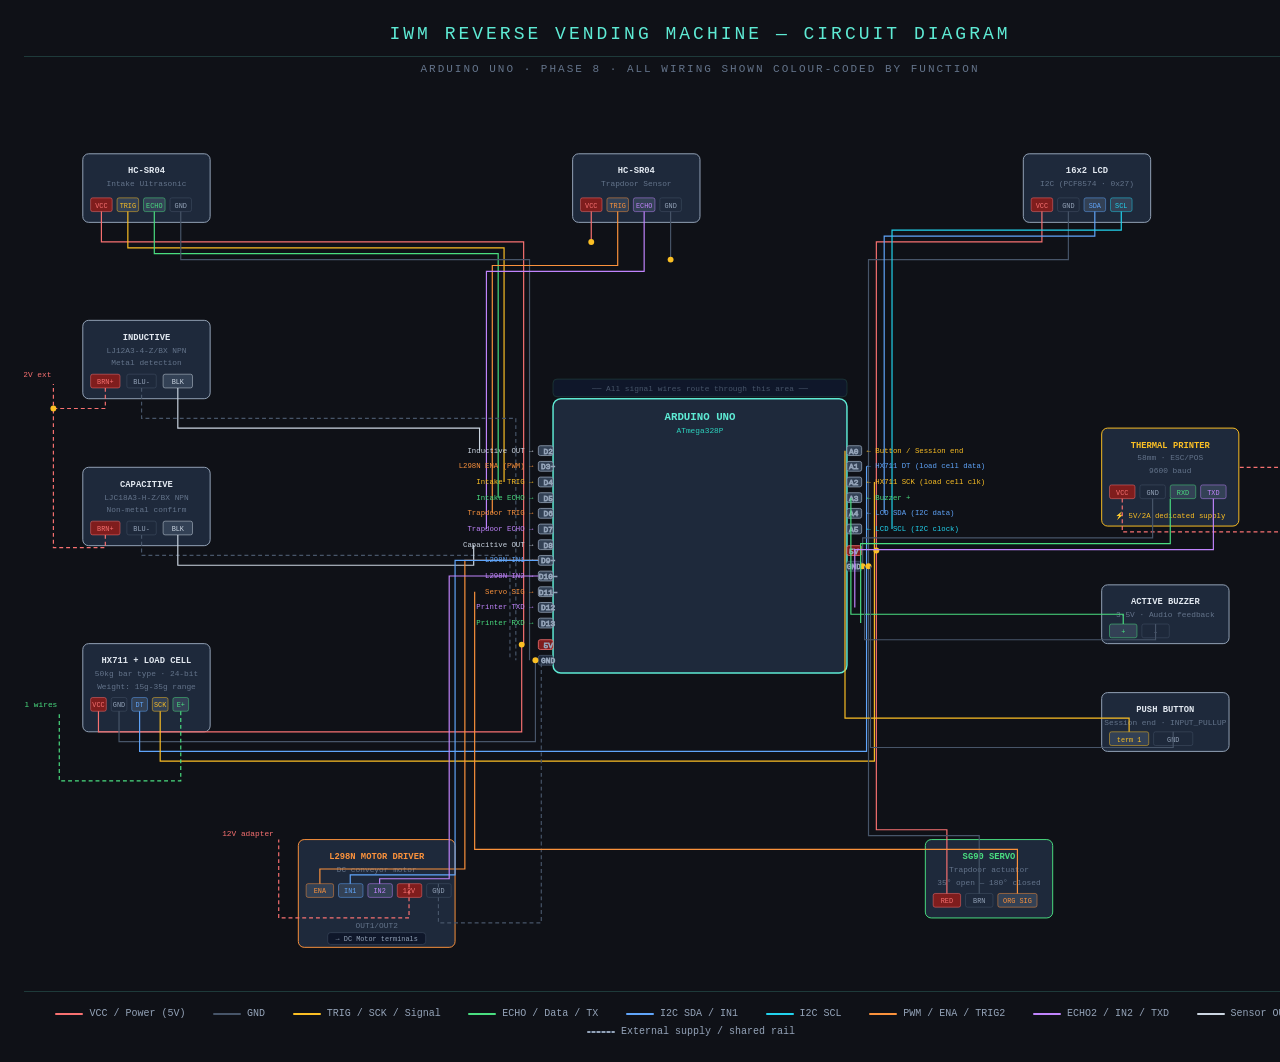
<file: hardware/IWM_RVM_Circuit_Diagram.html>
<!DOCTYPE html>
<html lang="en">
<head>
<meta charset="UTF-8">
<meta name="viewport" content="width=device-width, initial-scale=1.0">
<title>IWM RVM — Circuit Diagram</title>
<style>
  * { margin: 0; padding: 0; box-sizing: border-box; }
  body { background: #0f1117; font-family: 'Courier New', monospace; color: #e2e8f0; }

  .page { width: 1400px; margin: 0 auto; padding: 24px; }

  h1 { text-align: center; font-size: 18px; letter-spacing: 3px; color: #5eead4; font-weight: 400;
       text-transform: uppercase; border-bottom: 1px solid #1e3a3a; padding-bottom: 12px; margin-bottom: 6px; }
  .sub { text-align: center; font-size: 11px; color: #64748b; letter-spacing: 2px; margin-bottom: 20px; }

  svg { display: block; width: 100%; height: auto; }

  /* component styles */
  .mcu-body   { fill: #1e293b; stroke: #5eead4; stroke-width: 1.5; }
  .mcu-label  { fill: #5eead4; font-size: 11px; font-family: 'Courier New'; font-weight: bold; }
  .mcu-pin    { fill: #334155; stroke: #94a3b8; stroke-width: 0.8; }
  .mcu-pinlbl { fill: #94a3b8; font-size: 8px; font-family: 'Courier New'; }

  .comp-body  { fill: #1e293b; stroke: #94a3b8; stroke-width: 1; }
  .comp-lbl   { fill: #e2e8f0; font-size: 9px; font-family: 'Courier New'; font-weight: bold; }
  .comp-sub   { fill: #64748b; font-size: 8px; font-family: 'Courier New'; }

  /* wire colours */
  .w-red    { stroke: #f87171; fill: none; stroke-width: 1.2; }
  .w-blk    { stroke: #475569; fill: none; stroke-width: 1.2; }
  .w-yel    { stroke: #fbbf24; fill: none; stroke-width: 1.2; }
  .w-grn    { stroke: #4ade80; fill: none; stroke-width: 1.2; }
  .w-blu    { stroke: #60a5fa; fill: none; stroke-width: 1.2; }
  .w-org    { stroke: #fb923c; fill: none; stroke-width: 1.2; }
  .w-wht    { stroke: #cbd5e1; fill: none; stroke-width: 1.2; }
  .w-pur    { stroke: #c084fc; fill: none; stroke-width: 1.2; }
  .w-pnk    { stroke: #f472b6; fill: none; stroke-width: 1.2; }
  .w-cyn    { stroke: #22d3ee; fill: none; stroke-width: 1.2; }

  .wire-dot  { fill: #fbbf24; }

  .legend-item { display: inline-flex; align-items: center; gap: 6px; margin-right: 18px; font-size: 10px; color: #94a3b8; }
  .legend-line { width: 28px; height: 2px; border-radius: 1px; }
  .legend-wrap { text-align: center; margin-top: 14px; border-top: 1px solid #1e3a3a; padding-top: 10px; }
</style>
</head>
<body>
<div class="page">
<h1>IWM Reverse Vending Machine — Circuit Diagram</h1>
<div class="sub">ARDUINO UNO · PHASE 8 · ALL WIRING SHOWN COLOUR-CODED BY FUNCTION</div>

<svg viewBox="0 0 1380 900" xmlns="http://www.w3.org/2000/svg">

<!-- ══════════════════════════════════════════
     ARDUINO UNO — center of diagram
══════════════════════════════════════════ -->
<g id="arduino">
  <!-- body -->
  <rect x="540" y="310" width="300" height="280" rx="8" class="mcu-body"/>
  <text x="690" y="332" text-anchor="middle" class="mcu-label">ARDUINO UNO</text>
  <text x="690" y="345" text-anchor="middle" style="fill:#2dd4bf;font-size:8px;font-family:'Courier New'">ATmega328P</text>

  <!-- LEFT PINS (D0–D7, then power) -->
  <!-- pin stubs left -->
  <g class="mcu-pin">
    <!-- D2 -->  <rect x="525" y="358" width="15" height="10" rx="2"/><text x="535" y="366" text-anchor="middle" class="mcu-pinlbl">D2</text>
    <!-- D3 -->  <rect x="525" y="374" width="15" height="10" rx="2"/><text x="535" y="382" text-anchor="middle" class="mcu-pinlbl">D3~</text>
    <!-- D4 -->  <rect x="525" y="390" width="15" height="10" rx="2"/><text x="535" y="398" text-anchor="middle" class="mcu-pinlbl">D4</text>
    <!-- D5 -->  <rect x="525" y="406" width="15" height="10" rx="2"/><text x="535" y="414" text-anchor="middle" class="mcu-pinlbl">D5</text>
    <!-- D6 -->  <rect x="525" y="422" width="15" height="10" rx="2"/><text x="535" y="430" text-anchor="middle" class="mcu-pinlbl">D6</text>
    <!-- D7 -->  <rect x="525" y="438" width="15" height="10" rx="2"/><text x="535" y="446" text-anchor="middle" class="mcu-pinlbl">D7</text>
    <!-- D8 -->  <rect x="525" y="454" width="15" height="10" rx="2"/><text x="535" y="462" text-anchor="middle" class="mcu-pinlbl">D8</text>
    <!-- D9 -->  <rect x="525" y="470" width="15" height="10" rx="2"/><text x="535" y="478" text-anchor="middle" class="mcu-pinlbl">D9~</text>
    <!-- D10 --> <rect x="525" y="486" width="15" height="10" rx="2"/><text x="535" y="494" text-anchor="middle" class="mcu-pinlbl">D10~</text>
    <!-- D11 --> <rect x="525" y="502" width="15" height="10" rx="2"/><text x="535" y="510" text-anchor="middle" class="mcu-pinlbl">D11~</text>
    <!-- D12 --> <rect x="525" y="518" width="15" height="10" rx="2"/><text x="535" y="526" text-anchor="middle" class="mcu-pinlbl">D12</text>
    <!-- D13 --> <rect x="525" y="534" width="15" height="10" rx="2"/><text x="535" y="542" text-anchor="middle" class="mcu-pinlbl">D13</text>
    <!-- 5V  --> <rect x="525" y="556" width="15" height="10" rx="2" style="fill:#7f1d1d;stroke:#f87171;stroke-width:0.8"/><text x="535" y="564" text-anchor="middle" class="mcu-pinlbl" style="fill:#f87171">5V</text>
    <!-- GND --> <rect x="525" y="572" width="15" height="10" rx="2" style="fill:#1e293b;stroke:#475569;stroke-width:0.8"/><text x="535" y="580" text-anchor="middle" class="mcu-pinlbl" style="fill:#94a3b8">GND</text>
  </g>

  <!-- RIGHT PINS (A0–A5) -->
  <g class="mcu-pin">
    <!-- A0 --> <rect x="840" y="358" width="15" height="10" rx="2"/><text x="847" y="366" text-anchor="middle" class="mcu-pinlbl">A0</text>
    <!-- A1 --> <rect x="840" y="374" width="15" height="10" rx="2"/><text x="847" y="382" text-anchor="middle" class="mcu-pinlbl">A1</text>
    <!-- A2 --> <rect x="840" y="390" width="15" height="10" rx="2"/><text x="847" y="398" text-anchor="middle" class="mcu-pinlbl">A2</text>
    <!-- A3 --> <rect x="840" y="406" width="15" height="10" rx="2"/><text x="847" y="414" text-anchor="middle" class="mcu-pinlbl">A3</text>
    <!-- A4 --> <rect x="840" y="422" width="15" height="10" rx="2"/><text x="847" y="430" text-anchor="middle" class="mcu-pinlbl">A4</text>
    <!-- A5 --> <rect x="840" y="438" width="15" height="10" rx="2"/><text x="847" y="446" text-anchor="middle" class="mcu-pinlbl">A5</text>
    <!-- 5V  --> <rect x="840" y="460" width="15" height="10" rx="2" style="fill:#7f1d1d;stroke:#f87171;stroke-width:0.8"/><text x="847" y="468" text-anchor="middle" class="mcu-pinlbl" style="fill:#f87171">5V</text>
    <!-- GND --> <rect x="840" y="476" width="15" height="10" rx="2" style="fill:#1e293b;stroke:#475569;stroke-width:0.8"/><text x="847" y="484" text-anchor="middle" class="mcu-pinlbl" style="fill:#94a3b8">GND</text>
  </g>
</g>

<!-- ══════════════════════════════════════════
     1. HC-SR04 INTAKE (top-left)
══════════════════════════════════════════ -->
<g id="hcsr04-intake">
  <rect x="60" y="60" width="130" height="70" rx="6" class="comp-body"/>
  <text x="125" y="80" text-anchor="middle" class="comp-lbl">HC-SR04</text>
  <text x="125" y="93" text-anchor="middle" class="comp-sub">Intake Ultrasonic</text>
  <!-- pins -->
  <rect x="68" y="105" width="22" height="14" rx="2" style="fill:#7f1d1d;stroke:#f87171;stroke-width:0.5"/>
  <text x="79" y="115" text-anchor="middle" style="fill:#f87171;font-size:7px;font-family:'Courier New'">VCC</text>
  <rect x="95" y="105" width="22" height="14" rx="2" style="fill:#334155;stroke:#fbbf24;stroke-width:0.5"/>
  <text x="106" y="115" text-anchor="middle" style="fill:#fbbf24;font-size:7px;font-family:'Courier New'">TRIG</text>
  <rect x="122" y="105" width="22" height="14" rx="2" style="fill:#334155;stroke:#4ade80;stroke-width:0.5"/>
  <text x="133" y="115" text-anchor="middle" style="fill:#4ade80;font-size:7px;font-family:'Courier New'">ECHO</text>
  <rect x="149" y="105" width="22" height="14" rx="2" style="fill:#1e293b;stroke:#475569;stroke-width:0.5"/>
  <text x="160" y="115" text-anchor="middle" style="fill:#94a3b8;font-size:7px;font-family:'Courier New'">GND</text>
</g>
<!-- VCC → 5V rail -->
<polyline points="79,119 79,150 510,150 510,561" class="w-red"/>
<!-- TRIG → D4 -->
<polyline points="106,119 106,156 490,156 490,395" class="w-yel"/>
<!-- ECHO → D5 -->
<polyline points="133,119 133,162 484,162 484,411" class="w-grn"/>
<!-- GND → GND rail -->
<polyline points="160,119 160,168 516,168 516,577" class="w-blk"/>

<!-- ══════════════════════════════════════════
     2. HC-SR04 TRAPDOOR (top-center)
══════════════════════════════════════════ -->
<g id="hcsr04-trap">
  <rect x="560" y="60" width="130" height="70" rx="6" class="comp-body"/>
  <text x="625" y="80" text-anchor="middle" class="comp-lbl">HC-SR04</text>
  <text x="625" y="93" text-anchor="middle" class="comp-sub">Trapdoor Sensor</text>
  <rect x="568" y="105" width="22" height="14" rx="2" style="fill:#7f1d1d;stroke:#f87171;stroke-width:0.5"/>
  <text x="579" y="115" text-anchor="middle" style="fill:#f87171;font-size:7px;font-family:'Courier New'">VCC</text>
  <rect x="595" y="105" width="22" height="14" rx="2" style="fill:#334155;stroke:#fb923c;stroke-width:0.5"/>
  <text x="606" y="115" text-anchor="middle" style="fill:#fb923c;font-size:7px;font-family:'Courier New'">TRIG</text>
  <rect x="622" y="105" width="22" height="14" rx="2" style="fill:#334155;stroke:#c084fc;stroke-width:0.5"/>
  <text x="633" y="115" text-anchor="middle" style="fill:#c084fc;font-size:7px;font-family:'Courier New'">ECHO</text>
  <rect x="649" y="105" width="22" height="14" rx="2" style="fill:#1e293b;stroke:#475569;stroke-width:0.5"/>
  <text x="660" y="115" text-anchor="middle" style="fill:#94a3b8;font-size:7px;font-family:'Courier New'">GND</text>
</g>
<!-- VCC → 5V (shared red rail at y=150) -->
<polyline points="579,119 579,150" class="w-red"/>
<circle cx="579" cy="150" r="3" class="wire-dot"/>
<!-- TRIG → D6 -->
<polyline points="606,119 606,174 478,174 478,427" class="w-org"/>
<!-- ECHO → D7 -->
<polyline points="633,119 633,180 472,180 472,443" class="w-pur"/>
<!-- GND -->
<polyline points="660,119 660,168" class="w-blk"/>
<circle cx="660" cy="168" r="3" class="wire-dot"/>

<!-- ══════════════════════════════════════════
     3. 16x2 LCD I2C (top-right)
══════════════════════════════════════════ -->
<g id="lcd">
  <rect x="1020" y="60" width="130" height="70" rx="6" class="comp-body"/>
  <text x="1085" y="80" text-anchor="middle" class="comp-lbl">16x2 LCD</text>
  <text x="1085" y="93" text-anchor="middle" class="comp-sub">I2C (PCF8574 · 0x27)</text>
  <rect x="1028" y="105" width="22" height="14" rx="2" style="fill:#7f1d1d;stroke:#f87171;stroke-width:0.5"/>
  <text x="1039" y="115" text-anchor="middle" style="fill:#f87171;font-size:7px;font-family:'Courier New'">VCC</text>
  <rect x="1055" y="105" width="22" height="14" rx="2" style="fill:#1e293b;stroke:#475569;stroke-width:0.5"/>
  <text x="1066" y="115" text-anchor="middle" style="fill:#94a3b8;font-size:7px;font-family:'Courier New'">GND</text>
  <rect x="1082" y="105" width="22" height="14" rx="2" style="fill:#334155;stroke:#60a5fa;stroke-width:0.5"/>
  <text x="1093" y="115" text-anchor="middle" style="fill:#60a5fa;font-size:7px;font-family:'Courier New'">SDA</text>
  <rect x="1109" y="105" width="22" height="14" rx="2" style="fill:#334155;stroke:#22d3ee;stroke-width:0.5"/>
  <text x="1120" y="115" text-anchor="middle" style="fill:#22d3ee;font-size:7px;font-family:'Courier New'">SCL</text>
</g>
<!-- VCC → 5V right rail at y=150 -->
<polyline points="1039,119 1039,150 870,150 870,465" class="w-red"/>
<!-- GND -->
<polyline points="1066,119 1066,168 862,168 862,481" class="w-blk"/>
<!-- SDA → A4 -->
<polyline points="1093,119 1093,144 878,144 878,427" class="w-blu"/>
<!-- SCL → A5 -->
<polyline points="1120,119 1120,138 886,138 886,443" class="w-cyn"/>

<!-- ══════════════════════════════════════════
     4. INDUCTIVE SENSOR (left)
══════════════════════════════════════════ -->
<g id="inductive">
  <rect x="60" y="230" width="130" height="80" rx="6" class="comp-body"/>
  <text x="125" y="250" text-anchor="middle" class="comp-lbl">INDUCTIVE</text>
  <text x="125" y="263" text-anchor="middle" class="comp-sub">LJ12A3-4-Z/BX NPN</text>
  <text x="125" y="276" text-anchor="middle" class="comp-sub">Metal detection</text>
  <rect x="68" y="285" width="30" height="14" rx="2" style="fill:#7f1d1d;stroke:#f87171;stroke-width:0.5"/>
  <text x="83" y="295" text-anchor="middle" style="fill:#f87171;font-size:7px;font-family:'Courier New'">BRN+</text>
  <rect x="105" y="285" width="30" height="14" rx="2" style="fill:#1e293b;stroke:#475569;stroke-width:0.5"/>
  <text x="120" y="295" text-anchor="middle" style="fill:#94a3b8;font-size:7px;font-family:'Courier New'">BLU-</text>
  <rect x="142" y="285" width="30" height="14" rx="2" style="fill:#334155;stroke:#cbd5e1;stroke-width:0.5"/>
  <text x="157" y="295" text-anchor="middle" style="fill:#cbd5e1;font-size:7px;font-family:'Courier New'">BLK</text>
</g>
<!-- BRN+ → 12V ext (shown as label) -->
<polyline points="83,299 83,320 30,320 30,295" class="w-red" stroke-dasharray="4,3"/>
<text x="28" y="288" text-anchor="end" style="fill:#f87171;font-size:8px;font-family:'Courier New'">12V ext</text>
<!-- BLU- → GND -->
<polyline points="120,299 120,330 502,330 502,577" class="w-blk" stroke-dasharray="4,3"/>
<!-- BLK OUT → D2 -->
<polyline points="157,299 157,340 465,340 465,363" class="w-wht"/>

<!-- ══════════════════════════════════════════
     5. CAPACITIVE SENSOR (left, below inductive)
══════════════════════════════════════════ -->
<g id="capacitive">
  <rect x="60" y="380" width="130" height="80" rx="6" class="comp-body"/>
  <text x="125" y="400" text-anchor="middle" class="comp-lbl">CAPACITIVE</text>
  <text x="125" y="413" text-anchor="middle" class="comp-sub">LJC18A3-H-Z/BX NPN</text>
  <text x="125" y="426" text-anchor="middle" class="comp-sub">Non-metal confirm</text>
  <rect x="68" y="435" width="30" height="14" rx="2" style="fill:#7f1d1d;stroke:#f87171;stroke-width:0.5"/>
  <text x="83" y="445" text-anchor="middle" style="fill:#f87171;font-size:7px;font-family:'Courier New'">BRN+</text>
  <rect x="105" y="435" width="30" height="14" rx="2" style="fill:#1e293b;stroke:#475569;stroke-width:0.5"/>
  <text x="120" y="445" text-anchor="middle" style="fill:#94a3b8;font-size:7px;font-family:'Courier New'">BLU-</text>
  <rect x="142" y="435" width="30" height="14" rx="2" style="fill:#334155;stroke:#cbd5e1;stroke-width:0.5"/>
  <text x="157" y="445" text-anchor="middle" style="fill:#cbd5e1;font-size:7px;font-family:'Courier New'">BLK</text>
</g>
<!-- BRN+ → 12V (dashed) -->
<polyline points="83,449 83,462 30,462 30,320" class="w-red" stroke-dasharray="4,3"/>
<circle cx="30" cy="320" r="3" class="wire-dot"/>
<!-- BLU- → GND -->
<polyline points="120,449 120,470 496,470 496,577" class="w-blk" stroke-dasharray="4,3"/>
<!-- BLK OUT → D8 -->
<polyline points="157,449 157,480 459,480 459,459" class="w-wht"/>

<!-- ══════════════════════════════════════════
     6. HX711 + LOAD CELL (bottom-left)
══════════════════════════════════════════ -->
<g id="hx711">
  <rect x="60" y="560" width="130" height="90" rx="6" class="comp-body"/>
  <text x="125" y="580" text-anchor="middle" class="comp-lbl">HX711 + LOAD CELL</text>
  <text x="125" y="593" text-anchor="middle" class="comp-sub">50kg bar type · 24-bit</text>
  <text x="125" y="606" text-anchor="middle" class="comp-sub">Weight: 15g-35g range</text>
  <rect x="68" y="615" width="16" height="14" rx="2" style="fill:#7f1d1d;stroke:#f87171;stroke-width:0.5"/>
  <text x="76" y="625" text-anchor="middle" style="fill:#f87171;font-size:7px;font-family:'Courier New'">VCC</text>
  <rect x="89" y="615" width="16" height="14" rx="2" style="fill:#1e293b;stroke:#475569;stroke-width:0.5"/>
  <text x="97" y="625" text-anchor="middle" style="fill:#94a3b8;font-size:7px;font-family:'Courier New'">GND</text>
  <rect x="110" y="615" width="16" height="14" rx="2" style="fill:#334155;stroke:#60a5fa;stroke-width:0.5"/>
  <text x="118" y="625" text-anchor="middle" style="fill:#60a5fa;font-size:7px;font-family:'Courier New'">DT</text>
  <rect x="131" y="615" width="16" height="14" rx="2" style="fill:#334155;stroke:#fbbf24;stroke-width:0.5"/>
  <text x="139" y="625" text-anchor="middle" style="fill:#fbbf24;font-size:7px;font-family:'Courier New'">SCK</text>
  <rect x="152" y="615" width="16" height="14" rx="2" style="fill:#334155;stroke:#4ade80;stroke-width:0.5"/>
  <text x="160" y="625" text-anchor="middle" style="fill:#4ade80;font-size:7px;font-family:'Courier New'">E+</text>
</g>
<!-- VCC → 5V -->
<polyline points="76,629 76,650 508,650 508,561" class="w-red"/>
<circle cx="508" cy="561" r="3" class="wire-dot"/>
<!-- GND -->
<polyline points="97,629 97,660 522,660 522,577" class="w-blk"/>
<circle cx="522" cy="577" r="3" class="wire-dot"/>
<!-- DT → A1 -->
<polyline points="118,629 118,670 860,670 860,379" class="w-blu"/>
<!-- SCK → A2 -->
<polyline points="139,629 139,680 868,680 868,395" class="w-yel"/>
<!-- E+ load cell label -->
<polyline points="160,629 160,700 36,700 36,630" class="w-grn" stroke-dasharray="4,3"/>
<text x="34" y="625" text-anchor="end" style="fill:#4ade80;font-size:8px;font-family:'Courier New'">load cell wires</text>

<!-- ══════════════════════════════════════════
     7. L298N MOTOR DRIVER (bottom-center-left)
══════════════════════════════════════════ -->
<g id="l298n">
  <rect x="280" y="760" width="160" height="110" rx="6" class="comp-body" style="stroke:#fb923c"/>
  <text x="360" y="780" text-anchor="middle" class="comp-lbl" style="fill:#fb923c">L298N MOTOR DRIVER</text>
  <text x="360" y="793" text-anchor="middle" class="comp-sub">DC conveyor motor</text>
  <rect x="288" y="805" width="28" height="14" rx="2" style="fill:#334155;stroke:#fb923c;stroke-width:0.5"/>
  <text x="302" y="815" text-anchor="middle" style="fill:#fb923c;font-size:7px;font-family:'Courier New'">ENA</text>
  <rect x="321" y="805" width="25" height="14" rx="2" style="fill:#334155;stroke:#60a5fa;stroke-width:0.5"/>
  <text x="333" y="815" text-anchor="middle" style="fill:#60a5fa;font-size:7px;font-family:'Courier New'">IN1</text>
  <rect x="351" y="805" width="25" height="14" rx="2" style="fill:#334155;stroke:#c084fc;stroke-width:0.5"/>
  <text x="363" y="815" text-anchor="middle" style="fill:#c084fc;font-size:7px;font-family:'Courier New'">IN2</text>
  <rect x="381" y="805" width="25" height="14" rx="2" style="fill:#7f1d1d;stroke:#f87171;stroke-width:0.5"/>
  <text x="393" y="815" text-anchor="middle" style="fill:#f87171;font-size:7px;font-family:'Courier New'">12V</text>
  <rect x="411" y="805" width="25" height="14" rx="2" style="fill:#1e293b;stroke:#475569;stroke-width:0.5"/>
  <text x="423" y="815" text-anchor="middle" style="fill:#94a3b8;font-size:7px;font-family:'Courier New'">GND</text>
  <!-- motor output -->
  <text x="360" y="850" text-anchor="middle" class="comp-sub">OUT1/OUT2</text>
  <rect x="310" y="855" width="100" height="12" rx="3" style="fill:#0f172a;stroke:#475569;stroke-width:0.5"/>
  <text x="360" y="864" text-anchor="middle" style="fill:#94a3b8;font-size:7px;font-family:'Courier New'">→ DC Motor terminals</text>
</g>
<!-- ENA → D3 (PWM) -->
<polyline points="302,805 302,790 450,790 450,475 525,475" class="w-org" stroke-dasharray="none"/>
<!-- IN1 → D9 -->
<polyline points="333,805 333,796 440,796 440,475 525,475" class="w-blu"/>
<!-- IN2 → D10 -->
<polyline points="363,805 363,800 434,800 434,491 525,491" class="w-pur"/>
<!-- 12V → ext (dashed) -->
<polyline points="393,805 393,840 260,840 260,760" class="w-red" stroke-dasharray="4,3"/>
<text x="255" y="756" text-anchor="end" style="fill:#f87171;font-size:8px;font-family:'Courier New'">12V adapter</text>
<!-- GND shared -->
<polyline points="423,805 423,845 528,845 528,577" class="w-blk" stroke-dasharray="4,3"/>

<!-- ══════════════════════════════════════════
     8. SG90 SERVO (bottom-right)
══════════════════════════════════════════ -->
<g id="servo">
  <rect x="920" y="760" width="130" height="80" rx="6" class="comp-body" style="stroke:#4ade80"/>
  <text x="985" y="780" text-anchor="middle" class="comp-lbl" style="fill:#4ade80">SG90 SERVO</text>
  <text x="985" y="793" text-anchor="middle" class="comp-sub">Trapdoor actuator</text>
  <text x="985" y="806" text-anchor="middle" class="comp-sub">35° open — 180° closed</text>
  <rect x="928" y="815" width="28" height="14" rx="2" style="fill:#7f1d1d;stroke:#f87171;stroke-width:0.5"/>
  <text x="942" y="825" text-anchor="middle" style="fill:#f87171;font-size:7px;font-family:'Courier New'">RED</text>
  <rect x="961" y="815" width="28" height="14" rx="2" style="fill:#1e293b;stroke:#475569;stroke-width:0.5"/>
  <text x="975" y="825" text-anchor="middle" style="fill:#94a3b8;font-size:7px;font-family:'Courier New'">BRN</text>
  <rect x="994" y="815" width="40" height="14" rx="2" style="fill:#334155;stroke:#fb923c;stroke-width:0.5"/>
  <text x="1014" y="825" text-anchor="middle" style="fill:#fb923c;font-size:7px;font-family:'Courier New'">ORG SIG</text>
</g>
<!-- RED → 5V -->
<polyline points="942,815 942,750 870,750 870,465" class="w-red"/>
<circle cx="870" cy="465" r="3" class="wire-dot"/>
<!-- BRN → GND -->
<polyline points="975,815 975,756 862,756 862,481" class="w-blk"/>
<circle cx="862" cy="481" r="3" class="wire-dot"/>
<!-- ORG SIG → D11 -->
<polyline points="1014,815 1014,770 460,770 460,507" class="w-org"/>

<!-- ══════════════════════════════════════════
     9. THERMAL PRINTER (right)
══════════════════════════════════════════ -->
<g id="printer">
  <rect x="1100" y="340" width="140" height="100" rx="6" class="comp-body" style="stroke:#fbbf24"/>
  <text x="1170" y="360" text-anchor="middle" class="comp-lbl" style="fill:#fbbf24">THERMAL PRINTER</text>
  <text x="1170" y="373" text-anchor="middle" class="comp-sub">58mm · ESC/POS</text>
  <text x="1170" y="386" text-anchor="middle" class="comp-sub">9600 baud</text>
  <rect x="1108" y="398" width="26" height="14" rx="2" style="fill:#7f1d1d;stroke:#f87171;stroke-width:0.5"/>
  <text x="1121" y="408" text-anchor="middle" style="fill:#f87171;font-size:7px;font-family:'Courier New'">VCC</text>
  <rect x="1139" y="398" width="26" height="14" rx="2" style="fill:#1e293b;stroke:#475569;stroke-width:0.5"/>
  <text x="1152" y="408" text-anchor="middle" style="fill:#94a3b8;font-size:7px;font-family:'Courier New'">GND</text>
  <rect x="1170" y="398" width="26" height="14" rx="2" style="fill:#334155;stroke:#4ade80;stroke-width:0.5"/>
  <text x="1183" y="408" text-anchor="middle" style="fill:#4ade80;font-size:7px;font-family:'Courier New'">RXD</text>
  <rect x="1201" y="398" width="26" height="14" rx="2" style="fill:#334155;stroke:#c084fc;stroke-width:0.5"/>
  <text x="1214" y="408" text-anchor="middle" style="fill:#c084fc;font-size:7px;font-family:'Courier New'">TXD</text>
  <!-- power note -->
  <text x="1170" y="432" text-anchor="middle" style="fill:#fbbf24;font-size:7.5px;font-family:'Courier New'">⚡ 5V/2A dedicated supply</text>
</g>
<!-- VCC → ext supply (dashed) -->
<polyline points="1121,412 1121,446 1350,446 1350,380 1240,380" class="w-red" stroke-dasharray="4,3"/>
<text x="1352" y="376" text-anchor="start" style="fill:#f87171;font-size:8px;font-family:'Courier New'">5V/2A</text>
<!-- GND -->
<polyline points="1152,412 1152,452 856,452 856,481" class="w-blk"/>
<circle cx="856" cy="481" r="3" class="wire-dot"/>
<!-- RXD ← D13 (printer receives, arduino sends) -->
<polyline points="1170,412 1170,458 854,458 854,539" class="w-grn"/>
<!-- TXD → D12 (printer sends, arduino receives) -->
<polyline points="1214,412 1214,464 848,464 848,523" class="w-pur"/>

<!-- ══════════════════════════════════════════
     10. BUZZER + BUTTON (right side)
══════════════════════════════════════════ -->
<g id="buzzer">
  <rect x="1100" y="500" width="130" height="60" rx="6" class="comp-body"/>
  <text x="1165" y="520" text-anchor="middle" class="comp-lbl">ACTIVE BUZZER</text>
  <text x="1165" y="533" text-anchor="middle" class="comp-sub">3-5V · Audio feedback</text>
  <rect x="1108" y="540" width="28" height="14" rx="2" style="fill:#334155;stroke:#4ade80;stroke-width:0.5"/>
  <text x="1122" y="550" text-anchor="middle" style="fill:#4ade80;font-size:7px;font-family:'Courier New'">+</text>
  <rect x="1141" y="540" width="28" height="14" rx="2" style="fill:#1e293b;stroke:#475569;stroke-width:0.5"/>
  <text x="1155" y="550" text-anchor="middle" style="fill:#94a3b8;font-size:7px;font-family:'Courier New'">-</text>
</g>
<!-- + → A3 -->
<polyline points="1122,540 1122,530 844,530 844,411" class="w-grn"/>
<!-- - → GND -->
<polyline points="1155,540 1155,556 858,556 858,481" class="w-blk"/>

<g id="button">
  <rect x="1100" y="610" width="130" height="60" rx="6" class="comp-body"/>
  <text x="1165" y="630" text-anchor="middle" class="comp-lbl">PUSH BUTTON</text>
  <text x="1165" y="643" text-anchor="middle" class="comp-sub">Session end · INPUT_PULLUP</text>
  <rect x="1108" y="650" width="40" height="14" rx="2" style="fill:#334155;stroke:#fbbf24;stroke-width:0.5"/>
  <text x="1128" y="660" text-anchor="middle" style="fill:#fbbf24;font-size:7px;font-family:'Courier New'">term 1</text>
  <rect x="1153" y="650" width="40" height="14" rx="2" style="fill:#1e293b;stroke:#475569;stroke-width:0.5"/>
  <text x="1173" y="660" text-anchor="middle" style="fill:#94a3b8;font-size:7px;font-family:'Courier New'">GND</text>
</g>
<!-- term1 → A0 -->
<polyline points="1128,650 1128,636 838,636 838,363" class="w-yel"/>
<!-- GND -->
<polyline points="1173,650 1173,666 864,666 864,481" class="w-blk"/>

<!-- ══════════════════════════════════════════
     POWER RAIL LABELS
══════════════════════════════════════════ -->
<rect x="540" y="290" width="300" height="18" rx="4" style="fill:#0f172a;stroke:#1e3a3a;stroke-width:0.8"/>
<text x="690" y="302" text-anchor="middle" style="fill:#475569;font-size:8px;font-family:'Courier New'">
  ── All signal wires route through this area ──
</text>

<!-- ══════════════════════════════════════════
     PIN LABEL CALLOUTS on Arduino
══════════════════════════════════════════ -->
<!-- Left side labels -->
<text x="520" y="365" text-anchor="end" style="fill:#cbd5e1;font-size:7.5px;font-family:'Courier New'">Inductive OUT →</text>
<text x="520" y="381" text-anchor="end" style="fill:#fb923c;font-size:7.5px;font-family:'Courier New'">L298N ENA (PWM) →</text>
<text x="520" y="397" text-anchor="end" style="fill:#fbbf24;font-size:7.5px;font-family:'Courier New'">Intake TRIG →</text>
<text x="520" y="413" text-anchor="end" style="fill:#4ade80;font-size:7.5px;font-family:'Courier New'">Intake ECHO →</text>
<text x="520" y="429" text-anchor="end" style="fill:#fb923c;font-size:7.5px;font-family:'Courier New'">Trapdoor TRIG →</text>
<text x="520" y="445" text-anchor="end" style="fill:#c084fc;font-size:7.5px;font-family:'Courier New'">Trapdoor ECHO →</text>
<text x="520" y="461" text-anchor="end" style="fill:#cbd5e1;font-size:7.5px;font-family:'Courier New'">Capacitive OUT →</text>
<text x="520" y="477" text-anchor="end" style="fill:#60a5fa;font-size:7.5px;font-family:'Courier New'">L298N IN1 →</text>
<text x="520" y="493" text-anchor="end" style="fill:#c084fc;font-size:7.5px;font-family:'Courier New'">L298N IN2 →</text>
<text x="520" y="509" text-anchor="end" style="fill:#fb923c;font-size:7.5px;font-family:'Courier New'">Servo SIG →</text>
<text x="520" y="525" text-anchor="end" style="fill:#c084fc;font-size:7.5px;font-family:'Courier New'">Printer TXD →</text>
<text x="520" y="541" text-anchor="end" style="fill:#4ade80;font-size:7.5px;font-family:'Courier New'">Printer RXD →</text>

<!-- Right side labels -->
<text x="860" y="365" text-anchor="start" style="fill:#fbbf24;font-size:7.5px;font-family:'Courier New'">← Button / Session end</text>
<text x="860" y="381" text-anchor="start" style="fill:#60a5fa;font-size:7.5px;font-family:'Courier New'">← HX711 DT (load cell data)</text>
<text x="860" y="397" text-anchor="start" style="fill:#fbbf24;font-size:7.5px;font-family:'Courier New'">← HX711 SCK (load cell clk)</text>
<text x="860" y="413" text-anchor="start" style="fill:#4ade80;font-size:7.5px;font-family:'Courier New'">← Buzzer +</text>
<text x="860" y="429" text-anchor="start" style="fill:#60a5fa;font-size:7.5px;font-family:'Courier New'">← LCD SDA (I2C data)</text>
<text x="860" y="445" text-anchor="start" style="fill:#22d3ee;font-size:7.5px;font-family:'Courier New'">← LCD SCL (I2C clock)</text>

</svg>

<div class="legend-wrap">
  <span class="legend-item"><span class="legend-line" style="background:#f87171"></span>VCC / Power (5V)</span>
  <span class="legend-item"><span class="legend-line" style="background:#475569"></span>GND</span>
  <span class="legend-item"><span class="legend-line" style="background:#fbbf24"></span>TRIG / SCK / Signal</span>
  <span class="legend-item"><span class="legend-line" style="background:#4ade80"></span>ECHO / Data / TX</span>
  <span class="legend-item"><span class="legend-line" style="background:#60a5fa"></span>I2C SDA / IN1</span>
  <span class="legend-item"><span class="legend-line" style="background:#22d3ee"></span>I2C SCL</span>
  <span class="legend-item"><span class="legend-line" style="background:#fb923c"></span>PWM / ENA / TRIG2</span>
  <span class="legend-item"><span class="legend-line" style="background:#c084fc"></span>ECHO2 / IN2 / TXD</span>
  <span class="legend-item"><span class="legend-line" style="background:#cbd5e1"></span>Sensor OUT (NPN)</span>
  <span class="legend-item"><span class="legend-line" style="background:#475569;border: 1px dashed #94a3b8"></span>External supply / shared rail</span>
</div>
</div>
</body>
</html>
</file>
